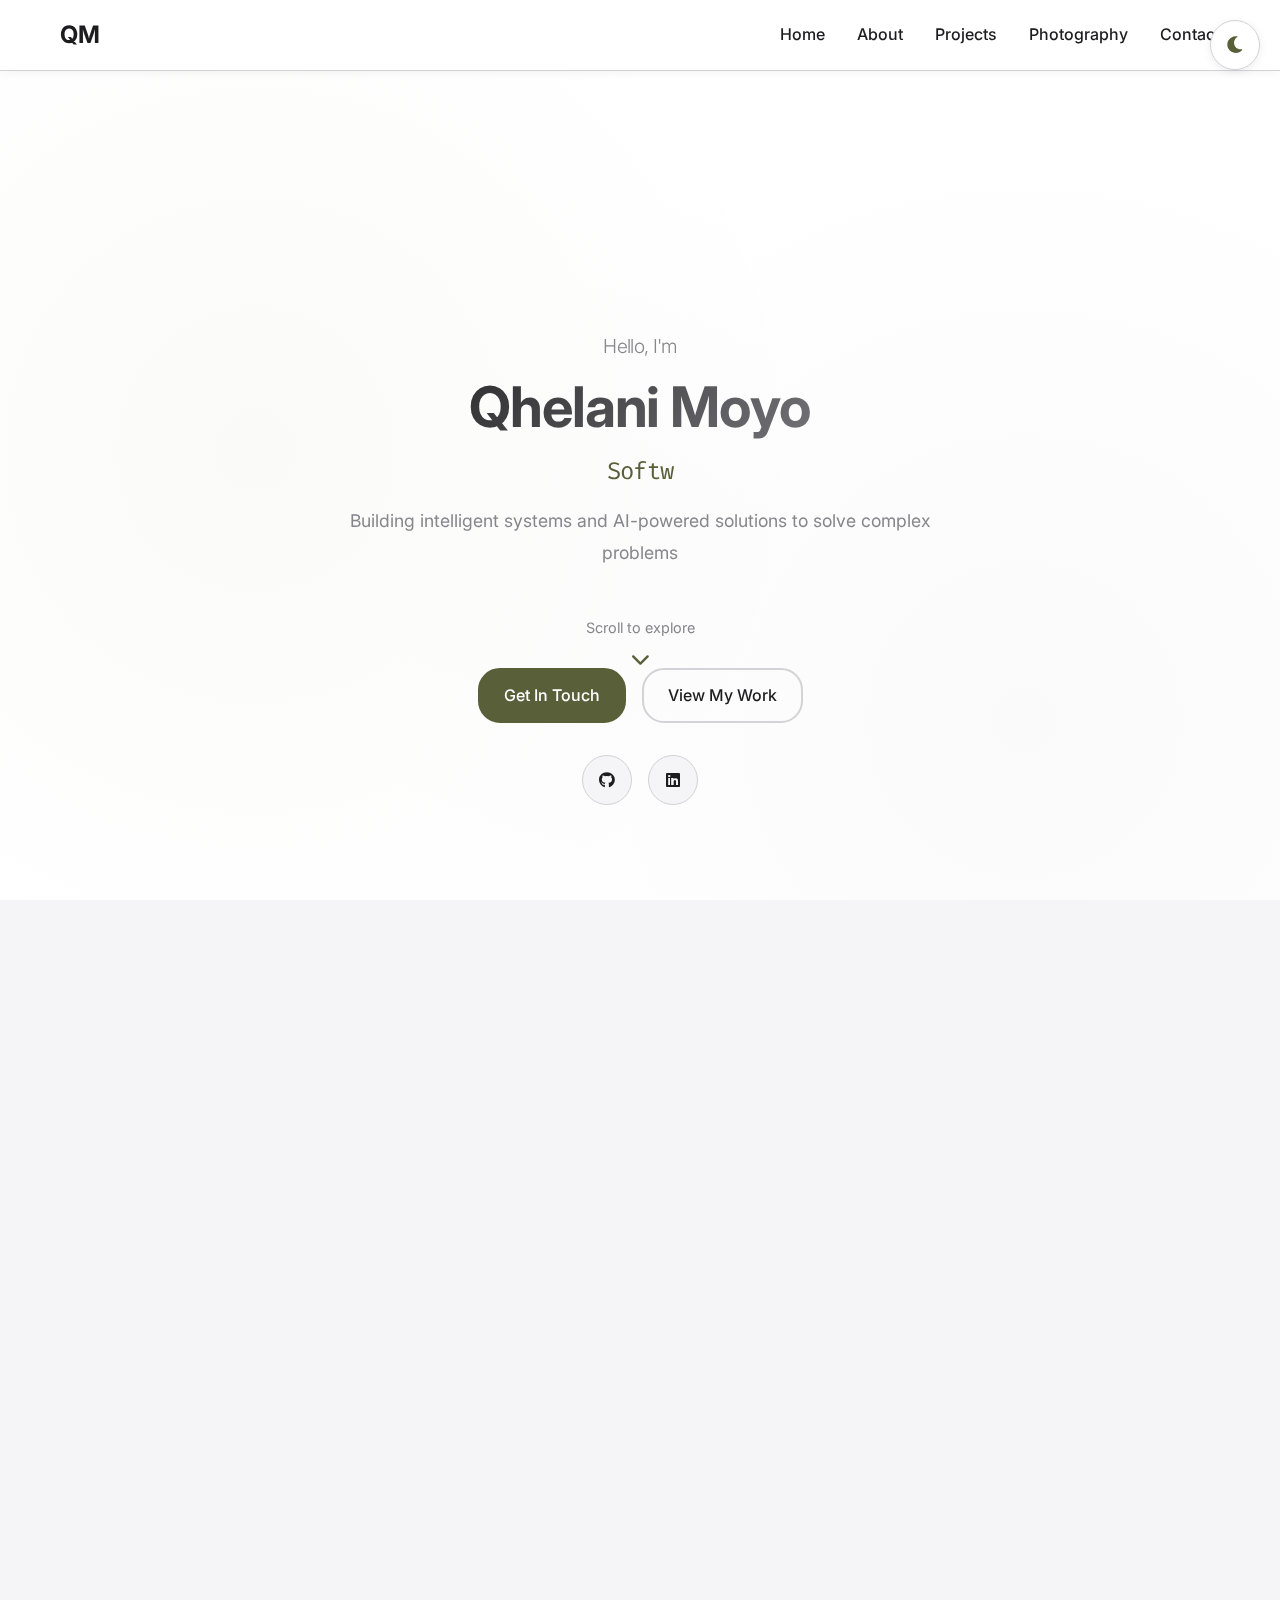
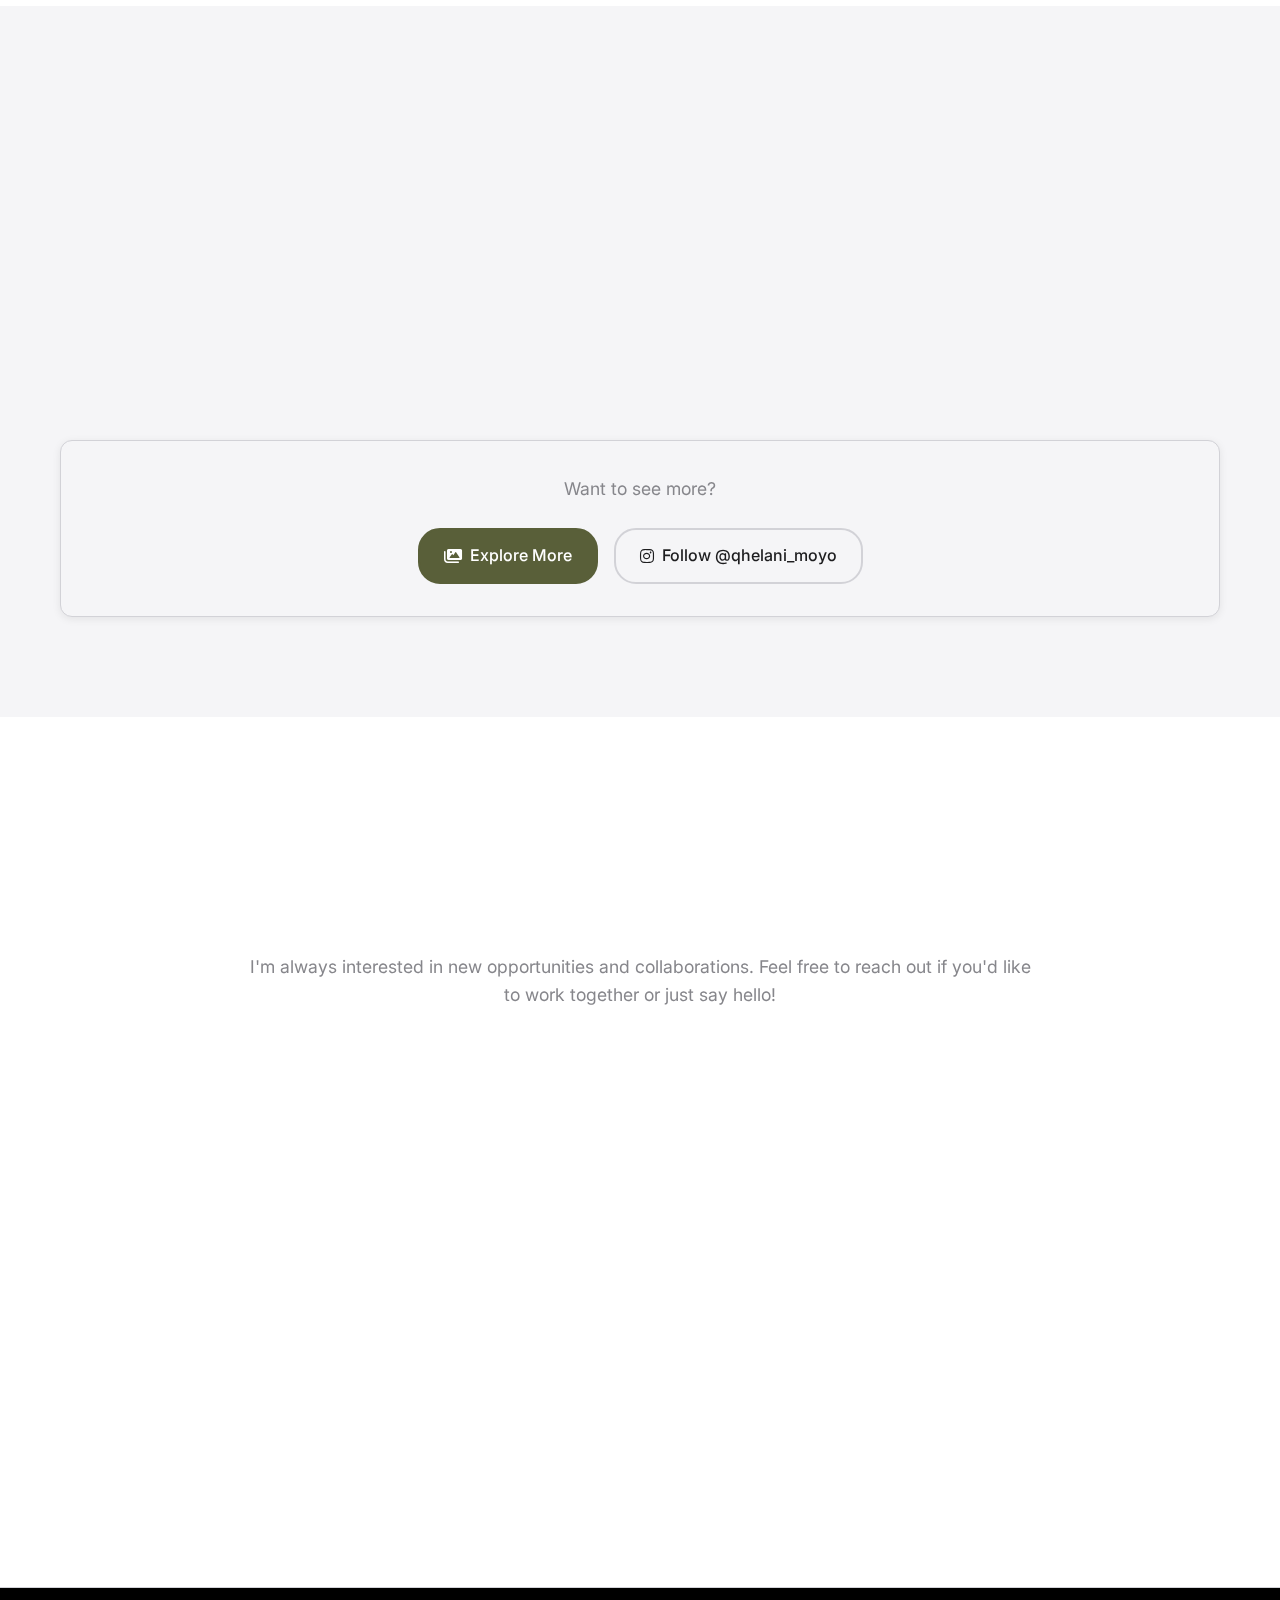
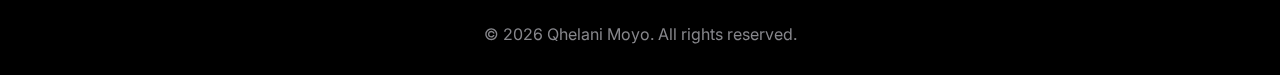
<file: index.html>
<!DOCTYPE html>
<html lang="en">
<head>
    <meta charset="UTF-8">
    <meta name="viewport" content="width=device-width, initial-scale=1.0">
    <title>Qhelani Moyo | Student Portfolio</title>
    <!-- Preload critical resources -->
    <link rel="preload" href="CSS.css" as="style">
    <link rel="preload" href="JS.js" as="script">
    <link rel="preload" href="IMG_9375.jpg" as="image">
    
    <!-- Load CSS immediately -->
    <link rel="stylesheet" href="CSS.css">
    
    <!-- Load fonts with display=swap for better performance -->
    <link rel="preconnect" href="https://fonts.googleapis.com">
    <link rel="preconnect" href="https://fonts.gstatic.com" crossorigin>
    <link href="https://fonts.googleapis.com/css2?family=Inter:wght@300;400;500;600;700&family=Fira+Code:wght@300;400;500;600;700&display=swap" rel="stylesheet">
    
    <!-- Load Font Awesome asynchronously -->
    <link rel="stylesheet" href="https://cdnjs.cloudflare.com/ajax/libs/font-awesome/6.0.0/css/all.min.css" media="print" onload="this.media='all'">
    <noscript><link rel="stylesheet" href="https://cdnjs.cloudflare.com/ajax/libs/font-awesome/6.0.0/css/all.min.css"></noscript>
</head>

<body>
    <!-- Loading Indicator -->
    <div id="loading-indicator" class="loading-indicator">
        <div class="loading-spinner"></div>
    </div>

    <!-- Scroll Progress Indicator -->
    <div class="scroll-progress" id="scroll-progress"></div>

        <!-- Scroll Progress Indicator -->
        <div class="scroll-progress" id="scroll-progress"></div>

        <!-- Dark Mode Toggle -->
        <button class="dark-mode-toggle" id="dark-mode-toggle" aria-label="Toggle dark mode">
            <i class="fas fa-moon" id="theme-icon"></i>
        </button>

    <!-- Navigation -->
    <nav class="navbar">
        <div class="nav-container">
            <div class="nav-logo">
                <a href="#home">QM</a>
            </div>
            <ul class="nav-menu">
                <li><a href="#home" class="nav-link">Home</a></li>
                <li><a href="#about" class="nav-link">About</a></li>
                <li><a href="#projects" class="nav-link">Projects</a></li>
                <li><a href="#photography" class="nav-link">Photography</a></li>
                <li><a href="#contact" class="nav-link">Contact</a></li>
            </ul>
            <div class="hamburger">
                <span class="bar"></span>
                <span class="bar"></span>
                <span class="bar"></span>
            </div>
        </div>
    </nav>

    <!-- Hero Section -->
    <section id="home" class="hero">
        <div class="hero-container">
            <div class="hero-content">
                <div class="hero-image">
                    <img src="IMG_9375.jpg" alt="Qhelani Moyo" class="profile-img">
                </div>
                <h1 class="hero-title">
                    <span class="greeting">Hello, I'm</span>
                    <span class="name">Qhelani Moyo</span>
                    <span class="title" id="typing-text">Software Engineer</span>
                </h1>
                <p class="hero-subtitle">Building intelligent systems and AI-powered solutions to solve complex problems</p>
                <div class="scroll-indicator">
                    <span>Scroll to explore</span>
                    <i class="fas fa-chevron-down"></i>
                </div>
                <div class="hero-buttons">
                    <a href="#contact" class="btn btn-primary">Get In Touch</a>
                    <a href="#projects" class="btn btn-secondary">View My Work</a>
                </div>
                <div class="social-links">
                    <a href="https://github.com/Qhelani01" target="_blank" class="social-link">
                        <i class="fab fa-github"></i>
                    </a>
                    <a href="https://linkedin.com/in/qhelani-moyo" target="_blank" class="social-link">
                        <i class="fab fa-linkedin"></i>
                    </a>
                </div>
            </div>
        </div>
    </section>

    <!-- About Section -->
    <section id="about" class="section">
        <div class="container">
            <h2 class="section-title">About Me</h2>
            <div class="about-content">
                <div class="about-text">
                    <div class="code-snippet">
                        <div class="code-header">
                            <span class="code-dot"></span>
                            <span class="code-dot"></span>
                            <span class="code-dot"></span>
                            <span class="code-title">about.js</span>
                        </div>
                        <div class="code-content">
                            <pre><code><span class="code-keyword">const</span> <span class="code-variable">aboutMe</span> = {
  <span class="code-property">name</span>: <span class="code-string">'Qhelani Moyo'</span>,
  <span class="code-property">role</span>: <span class="code-string">'Software Engineer & AI Research Assistant'</span>,
  <span class="code-property">education</span>: <span class="code-string">'Computer Science @ WVSU'</span>,
  <span class="code-property">focus</span>: <span class="code-string">'AI, Backend & Full-Stack Development'</span>
};</code></pre>
                        </div>
                    </div>
                    <p class="about-description">
                        Hi! I'm Qhelani, a Computer Science student at West Virginia State University with a focus on backend and full-stack development. I'm passionate about solving everyday problems with technology, and that interest has grown as I have started working more with AI.
                    </p>
                    <div class="about-details">
                        <div class="about-item">
                            <i class="fas fa-graduation-cap"></i>
                            <div>
                                <strong>Education</strong>
                                <p>Computer Science student at West Virginia State University</p>
                            </div>
                        </div>
                    </div>
                    <div class="skills">
                        <h3>Skills & Technologies</h3>
                        <div class="skills-categories">
                            <div class="skill-category">
                                <h4>Languages</h4>
                                <div class="skill-tags">
                                    <span class="skill-tag">Python</span>
                                    <span class="skill-tag">Java</span>
                                    <span class="skill-tag">C++</span>
                                    <span class="skill-tag">JavaScript</span>
                                    <span class="skill-tag">HTML</span>
                                    <span class="skill-tag">CSS</span>
                                    <span class="skill-tag">Swift</span>
                                    <span class="skill-tag">SQL</span>
                                </div>
                            </div>
                            <div class="skill-category">
                                <h4>Core Skills</h4>
                                <div class="skill-tags">
                                    <span class="skill-tag">AI Integration</span>
                                    <span class="skill-tag">Prompt Engineering</span>
                                    <span class="skill-tag">SQL Optimization</span>
                                    <span class="skill-tag">Model Benchmarking</span>
                                    <span class="skill-tag">Data Pipelines</span>
                                </div>
                            </div>
                        </div>
                    </div>
                </div>
            </div>
        </div>
    </section>

    <!-- Projects Section -->
    <section id="projects" class="section">
        <div class="container">
            <h2 class="section-title">My Projects</h2>
            <div class="projects-grid">
                <div class="project-card" data-project-url="https://campus-climb.vercel.app/">
                    <div class="project-image">
                        <div class="project-image-placeholder">
                            <i class="fas fa-laptop-code"></i>
                            <span>Campus Climb</span>
                        </div>
                    </div>
                    <div class="project-content">
                        <h3 class="project-title">Campus Climb</h3>
                        <div class="project-body">
                            <p class="project-hook">WVSU opportunities in one hub—Flask, Postgres, multi-source feeds.</p>
                            <div class="project-metrics" aria-label="Key metrics">
                                <span class="project-metric">300+ listings</span>
                                <span class="project-metric">75% satisfaction</span>
                                <span class="project-metric">60–80% fewer false positives</span>
                            </div>
                            <ul class="project-highlights">
                                <li>Multi-source listings stored in PostgreSQL.</li>
                                <li>Ollama + LLM filters Reddit noise before it hits the feed.</li>
                                <li>Flask API + HTML/CSS/JS UI.</li>
                            </ul>
                        </div>
                        <div class="project-tech">
                          <span class="tech-tag">Python</span>
                          <span class="tech-tag">Flask</span>
                          <span class="tech-tag">PostgreSQL</span>
                          <span class="tech-tag">SQL</span>
                            <span class="tech-tag">HTML</span>
                            <span class="tech-tag">CSS</span>
                            <span class="tech-tag">JavaScript</span>
                        </div>
                        <div class="project-links">
                            <a href="https://github.com/Qhelani01" target="_blank" class="project-link">
                                <i class="fab fa-github"></i> View Code
                            </a>
                        </div>
                    </div>
                </div>

                <div class="project-card" data-project-url="https://phish-guardian-nine.vercel.app/">
                    <div class="project-image">
                        <div class="project-image-placeholder">
                            <i class="fas fa-shield-alt"></i>
                            <span>Phish Guardian</span>
                        </div>
                    </div>
                    <div class="project-content">
                        <h3 class="project-title">Phish Guardian</h3>
                        <div class="project-body">
                            <p class="project-hook">Node.js + VirusTotal: scan URLs, keep history, REST API.</p>
                            <div class="project-metrics" aria-label="Key metrics">
                                <span class="project-metric">35% less duplication</span>
                                <span class="project-metric">REST</span>
                                <span class="project-metric">Real-time</span>
                            </div>
                            <ul class="project-highlights">
                                <li>Auth, scan, and history endpoints.</li>
                                <li>VirusTotal-backed threat results.</li>
                                <li>Leaner shared logic, easier to extend.</li>
                            </ul>
                        </div>
                        <div class="project-tech">
                            <span class="tech-tag">JavaScript</span>
                            <span class="tech-tag">Node.js</span>
                            <span class="tech-tag">REST APIs</span>
                            <span class="tech-tag">API Integration</span>
                            <span class="tech-tag">HTML</span>
                            <span class="tech-tag">CSS</span>
                        </div>
                        <div class="project-links">
                            <a href="https://github.com/Qhelani01" target="_blank" class="project-link">
                                <i class="fab fa-github"></i> View Code
                            </a>
                        </div>
                    </div>
                </div>

                <div class="project-card" data-project-url="https://flycatcher-web-app.onrender.com/">
                    <div class="project-image">
                        <div class="project-image-placeholder">
                            <i class="fas fa-code"></i>
                            <span>Flycatcher App</span>
                        </div>
                    </div>
                    <div class="project-content">
                        <h3 class="project-title">Flycatcher App</h3>
                        <div class="project-body">
                            <p class="project-hook">Live eBird observations on a map—Flask + Google Maps.</p>
                            <div class="project-metrics" aria-label="Key metrics">
                                <span class="project-metric">1,000+ obs</span>
                                <span class="project-metric">40% faster</span>
                                <span class="project-metric">eBird</span>
                            </div>
                            <ul class="project-highlights">
                                <li>eBird API + interactive map.</li>
                                <li>Demo caching for faster repeat loads.</li>
                                <li>Python + HTML/CSS/JS.</li>
                            </ul>
                        </div>
                        <div class="project-tech">
                            <span class="tech-tag">Python</span>
                            <span class="tech-tag">Flask</span>
                            <span class="tech-tag">Google Maps API</span>
                            <span class="tech-tag">API Integration</span>
                            <span class="tech-tag">HTML</span>
                            <span class="tech-tag">CSS</span>
                            <span class="tech-tag">JavaScript</span>
                        </div>
                        <div class="project-links">
                            <a href="https://github.com/Qhelani01" target="_blank" class="project-link">
                                <i class="fab fa-github"></i> View Code
                            </a>
                        </div>
                    </div>
                </div>
            </div>
        </div>
    </section>

    <!-- Photography Section -->
    <section id="photography" class="section">
        <div class="container">
            <h2 class="section-title">Through My Lens</h2>
            <p class="photography-intro">
                Capturing the beauty of nature, one moment at a time. Here are some of my favorite shots from my adventures in hiking and travel.
                Follow <a href="https://www.instagram.com/qhelani_moyo/" target="_blank" class="instagram-link-inline">@qhelani_moyo</a> on Instagram for daily updates.
            </p>

            <div class="photography-gallery" id="through-my-lens-gallery"></div>

            <div class="photography-cta">
                <p class="cta-text">Want to see more?</p>
                <div class="photography-cta-buttons">
                    <a href="photography.html" class="btn btn-primary">
                        <i class="fas fa-images"></i> Explore More
                    </a>
                    <a href="https://www.instagram.com/qhelani_moyo/" target="_blank" class="btn btn-secondary">
                        <i class="fab fa-instagram"></i> Follow @qhelani_moyo
                    </a>
                </div>
            </div>
        </div>
    </section>

    <!-- Contact Section -->
    <section id="contact" class="section">
        <div class="container">
            <h2 class="section-title">Let's Connect</h2>
            <div class="contact-content">
                <p class="contact-description">
                    I'm always interested in new opportunities and collaborations. 
                    Feel free to reach out if you'd like to work together or just say hello!
                </p>
                <div class="contact-cards">
                    <a href="https://github.com/Qhelani01" target="_blank" class="contact-card">
                        <div class="contact-icon">
                            <i class="fab fa-github"></i>
                        </div>
                        <h3>GitHub</h3>
                        <p>View my repositories and code projects</p>
                    </a>

                    <a href="https://linkedin.com/in/qhelani-moyo" target="_blank" class="contact-card">
                        <div class="contact-icon">
                            <i class="fab fa-linkedin"></i>
                        </div>
                        <h3>LinkedIn</h3>
                        <p>Connect with me professionally</p>
                    </a>

                    <a href="mailto:qhelanimoyoe@gmail.com" class="contact-card">
                        <div class="contact-icon">
                            <i class="fas fa-envelope"></i>
                        </div>
                        <h3>Email</h3>
                        <p>Get in touch via email</p>
                    </a>
                </div>
            </div>
        </div>
    </section>

    <!-- Footer -->
    <footer class="footer">
        <div class="container">
            <p>&copy; 2025 Qhelani Moyo. All rights reserved.</p>
        </div>
    </footer>

    <!-- Back to Top Button -->
    <button id="back-to-top" class="back-to-top" aria-label="Back to top">
        <i class="fas fa-arrow-up"></i>
    </button>

    <script src="JS.js" defer></script>
    
    <!-- Service Worker Registration -->
    <script>
        if ('serviceWorker' in navigator) {
            window.addEventListener('load', () => {
                navigator.serviceWorker.register('/sw.js')
                    .then(registration => {
                        console.log('SW registered: ', registration);
                    })
                    .catch(registrationError => {
                        console.log('SW registration failed: ', registrationError);
                    });
            });
        }
    </script>
</body>
</html>
</file>
<file: CSS.css>
/* ===== CSS VARIABLES ===== */
:root {
  /* Apple-style Light Theme Colors */
  --primary-color: #1D1D1F;
  --secondary-color: #86868B;
  --accent-color: #595f39;
  --accent-hover: #4a5030;
  --text-primary: #1D1D1F;
  --text-secondary: #86868B;
  --text-light: #6E6E73;
  --bg-primary: #FFFFFF;
  --bg-secondary: #F5F5F7;
  --bg-dark: #000000;
  --bg-card: #FFFFFF;
  --border-color: #D2D2D7;
  --border-hover: #86868B;
  
  /* Apple-style subtle shadows */
  --shadow-sm: 0 2px 8px rgba(0, 0, 0, 0.08);
  --shadow-md: 0 4px 16px rgba(0, 0, 0, 0.1);
  --shadow-lg: 0 8px 24px rgba(0, 0, 0, 0.12);
  --shadow-xl: 0 12px 32px rgba(0, 0, 0, 0.15);
  --shadow-glow: 0 0 20px rgba(89, 95, 57, 0.1);
  --shadow-glow-hover: 0 0 30px rgba(89, 95, 57, 0.15);
  
  /* Apple-style gradients */
  --gradient-primary: linear-gradient(135deg, #595f39 0%, #4a5030 100%);
  --gradient-secondary: linear-gradient(135deg, #F5F5F7 0%, #FFFFFF 100%);
  --gradient-text: linear-gradient(135deg, #1D1D1F 0%, #86868B 100%);
  
  /* Typography */
  --font-family: 'Inter', -apple-system, BlinkMacSystemFont, 'Segoe UI', Roboto, sans-serif;
  --font-mono: 'Fira Code', 'Courier New', monospace;
  
  /* Transitions */
  --transition: all 0.3s cubic-bezier(0.645, 0.045, 0.355, 1);
  --transition-fast: all 0.15s cubic-bezier(0.645, 0.045, 0.355, 1);
  --transition-slow: all 0.5s cubic-bezier(0.645, 0.045, 0.355, 1);
}

/* Dark Theme Variables */
[data-theme="dark"] {
  --primary-color: #FFFFFF;
  --secondary-color: #86868B;
  --accent-color: #595f39;
  --accent-hover: #6a7048;
  --text-primary: #FFFFFF;
  --text-secondary: #D1D5DB;
  --text-light: #9CA3AF;
  --bg-primary: #1D1D1F;
  --bg-secondary: #2D2D2F;
  --bg-dark: #000000;
  --bg-card: #2D2D2F;
  --border-color: #3D3D3F;
  --border-hover: #4D4D4F;
  
  --shadow-sm: 0 2px 8px rgba(0, 0, 0, 0.3);
  --shadow-md: 0 4px 16px rgba(0, 0, 0, 0.4);
  --shadow-lg: 0 8px 24px rgba(0, 0, 0, 0.5);
  --shadow-xl: 0 12px 32px rgba(0, 0, 0, 0.6);
  --shadow-glow: 0 0 20px rgba(89, 95, 57, 0.2);
  --shadow-glow-hover: 0 0 30px rgba(89, 95, 57, 0.3);
  
  --gradient-primary: linear-gradient(135deg, #595f39 0%, #6a7048 100%);
  --gradient-secondary: linear-gradient(135deg, #2D2D2F 0%, #1D1D1F 100%);
  --gradient-text: linear-gradient(135deg, #FFFFFF 0%, #D1D5DB 100%);
}

/* ===== GLOBAL RESET & BASE STYLES ===== */
* {
  margin: 0;
  padding: 0;
  box-sizing: border-box;
}

html {
  scroll-behavior: smooth;
}

body {
  font-family: var(--font-family);
  line-height: 1.7;
  color: var(--text-primary);
  background-color: var(--bg-primary);
  overflow-x: hidden;
  -webkit-font-smoothing: antialiased;
  -moz-osx-font-smoothing: grayscale;
  font-size: 16px;
}

h1, h2, h3, h4, h5, h6 {
  font-weight: 600;
  line-height: 1.2;
  letter-spacing: -0.02em;
  color: var(--text-primary);
}

p {
  line-height: 1.8;
  color: var(--text-secondary);
}

.container {
  max-width: 1200px;
  margin: 0 auto;
  padding: 0 20px;
}

/* ===== SCROLL PROGRESS ===== */
.scroll-progress {
  position: fixed;
  top: 0;
  left: 0;
  height: 3px;
  background: var(--gradient-primary);
  width: 0%;
  z-index: 1001;
  transition: width 0.1s ease;
  box-shadow: var(--shadow-glow);
}

/* ===== NAVIGATION ===== */
.navbar {
  position: fixed;
  top: 0;
  width: 100%;
  background: rgba(255, 255, 255, 0.8);
  backdrop-filter: saturate(180%) blur(20px);
  border-bottom: 1px solid var(--border-color);
  z-index: 1000;
  transition: var(--transition);
  box-shadow: 0 1px 10px rgba(0, 0, 0, 0.05);
}

.nav-container {
  max-width: 1200px;
  margin: 0 auto;
  padding: 0 20px;
  display: flex;
  justify-content: space-between;
  align-items: center;
  height: 70px;
}

.nav-logo a {
  font-size: 1.5rem;
  font-weight: 700;
  color: var(--primary-color);
  text-decoration: none;
}

.nav-menu {
  display: flex;
  list-style: none;
  gap: 2rem;
}

.nav-link {
  color: var(--text-primary);
  text-decoration: none;
  font-weight: 500;
  transition: var(--transition);
  position: relative;
}

.nav-link:hover {
  color: var(--accent-color);
}

.nav-link.active {
  color: var(--accent-color);
}

.nav-link.active::after {
  width: 100%;
}

.nav-link::after {
  content: '';
  position: absolute;
  bottom: -5px;
  left: 0;
  width: 0;
  height: 2px;
  background: var(--accent-color);
  transition: var(--transition);
}

.nav-link:hover::after {
  width: 100%;
}

.hamburger {
  display: none;
  flex-direction: column;
  cursor: pointer;
}

.bar {
  width: 25px;
  height: 3px;
  background: var(--text-primary);
  margin: 3px 0;
  transition: var(--transition);
  border-radius: 2px;
}

/* Dark Mode Toggle */
.dark-mode-toggle {
  position: fixed;
  top: 20px;
  right: 20px;
  z-index: 1001;
  background: var(--bg-card);
  border: 1px solid var(--border-color);
  border-radius: 50%;
  width: 50px;
  height: 50px;
  display: flex;
  align-items: center;
  justify-content: center;
  cursor: pointer;
  transition: var(--transition);
  box-shadow: var(--shadow-sm);
}

.dark-mode-toggle:hover {
  transform: scale(1.1);
  box-shadow: var(--shadow-md);
  border-color: var(--accent-color);
}

.dark-mode-toggle i {
  font-size: 1.2rem;
  color: var(--accent-color);
  transition: var(--transition);
}

@media (max-width: 768px) {
  .dark-mode-toggle {
    top: 15px;
    right: 15px;
    width: 45px;
    height: 45px;
  }
}

/* ===== HERO SECTION ===== */
.hero {
  min-height: 100vh;
  display: flex;
  align-items: center;
  justify-content: center;
  background: var(--bg-primary);
  position: relative;
  overflow: hidden;
}

.hero::before {
  content: '';
  position: absolute;
  top: 0;
  left: 0;
  right: 0;
  bottom: 0;
  background: 
    radial-gradient(circle at 20% 50%, rgba(89, 95, 57, 0.03) 0%, transparent 50%),
    radial-gradient(circle at 80% 80%, rgba(245, 245, 247, 0.5) 0%, transparent 50%);
  pointer-events: none;
  z-index: 1;
}

.hero-container {
  text-align: center;
  color: var(--text-primary);
  z-index: 2;
  position: relative;
  max-width: 900px;
  padding: 0 20px;
}

.hero-image {
  position: relative;
  margin-bottom: 2rem;
}

.profile-img {
  width: 200px;
  height: 200px;
  border-radius: 50%;
  object-fit: cover;
  border: 3px solid var(--accent-color);
  box-shadow: var(--shadow-glow);
  transition: var(--transition);
  position: relative;
}

.profile-img::before {
  content: '';
  position: absolute;
  inset: -3px;
  border-radius: 50%;
  padding: 3px;
  background: var(--gradient-primary);
  -webkit-mask: linear-gradient(#fff 0 0) content-box, linear-gradient(#fff 0 0);
  -webkit-mask-composite: xor;
  mask: linear-gradient(#fff 0 0) content-box, linear-gradient(#fff 0 0);
  mask-composite: exclude;
  opacity: 0;
  transition: var(--transition);
}

.profile-img:hover {
  transform: scale(1.05);
  box-shadow: var(--shadow-glow-hover);
  border-color: var(--secondary-color);
}

.hero-title {
  margin-bottom: 1rem;
  display: flex;
  flex-direction: column;
  gap: 0.5rem;
}

.greeting {
  font-size: 1.2rem;
  font-weight: 300;
  color: var(--text-secondary);
}

.name {
  font-size: 3.5rem;
  font-weight: 700;
  background: var(--gradient-text);
  -webkit-background-clip: text;
  -webkit-text-fill-color: transparent;
  background-clip: text;
  letter-spacing: -0.02em;
  margin: 0.5rem 0;
}

.title {
  font-size: 1.5rem;
  font-weight: 400;
  color: var(--accent-color);
  min-height: 2rem;
  font-family: var(--font-mono);
}

.title .cursor {
  display: inline-block;
  animation: blink 1s infinite;
  color: var(--accent-color);
}

@keyframes blink {
  0%, 50% { opacity: 1; }
  51%, 100% { opacity: 0; }
}

.hero-subtitle {
  font-size: 1.1rem;
  margin-bottom: 2rem;
  color: var(--text-secondary);
  max-width: 600px;
  margin-left: auto;
  margin-right: auto;
}

.hero-buttons {
  display: flex;
  gap: 1rem;
  justify-content: center;
  margin-bottom: 2rem;
  flex-wrap: wrap;
}

.btn {
  padding: 12px 24px;
  border-radius: 8px;
  text-decoration: none;
  font-weight: 500;
  transition: var(--transition);
  border: 2px solid transparent;
  display: inline-flex;
  align-items: center;
  gap: 0.5rem;
}

.btn-primary {
  background: var(--accent-color);
  color: #FFFFFF;
  border-color: var(--accent-color);
  border-radius: 22px;
}

.btn-primary:hover {
  background: var(--accent-hover);
  border-color: var(--accent-hover);
  transform: translateY(-1px);
  box-shadow: 0 4px 12px rgba(89, 95, 57, 0.3);
}

.btn-secondary {
  background: transparent;
  color: var(--text-primary);
  border-color: var(--border-color);
  border-radius: 22px;
}

.btn-secondary:hover {
  background: var(--bg-secondary);
  border-color: var(--text-primary);
  color: var(--text-primary);
  transform: translateY(-1px);
}

.social-links {
  display: flex;
  gap: 1rem;
  justify-content: center;
}

.social-link {
  width: 50px;
  height: 50px;
  border-radius: 50%;
  background: var(--bg-secondary);
  display: flex;
  align-items: center;
  justify-content: center;
  color: var(--text-primary);
  text-decoration: none;
  transition: var(--transition);
  border: 1px solid var(--border-color);
}

.social-link:hover {
  background: var(--accent-color);
  color: var(--bg-primary);
  transform: translateY(-3px);
  box-shadow: var(--shadow-glow);
  border-color: var(--accent-color);
}

/* Scroll Indicator */
.scroll-indicator {
  display: flex;
  flex-direction: column;
  align-items: center;
  gap: 0.5rem;
  margin-top: 3rem;
  color: var(--text-secondary);
  font-size: 0.9rem;
  animation: bounce 2s infinite;
}

.scroll-indicator i {
  font-size: 1.2rem;
  color: var(--accent-color);
}

@keyframes bounce {
  0%, 20%, 50%, 80%, 100% {
    transform: translateY(0);
  }
  40% {
    transform: translateY(-10px);
  }
  60% {
    transform: translateY(-5px);
  }
}

/* ===== SECTIONS ===== */
.section {
  padding: 100px 0;
  position: relative;
}

.section:nth-child(even) {
  background: var(--bg-secondary);
}

.section:nth-child(odd) {
  background: var(--bg-primary);
}

.section-title {
  font-size: 2.5rem;
  font-weight: 600;
  text-align: center;
  margin-bottom: 4rem;
  color: var(--text-primary);
  position: relative;
  letter-spacing: -0.02em;
  padding-bottom: 1.5rem;
}

.section-title::after {
  content: '';
  position: absolute;
  bottom: 0;
  left: 50%;
  transform: translateX(-50%);
  width: 60px;
  height: 2px;
  background: var(--gradient-primary);
  border-radius: 2px;
  box-shadow: var(--shadow-glow);
}

/* ===== ABOUT SECTION ===== */
.about-content {
  max-width: 800px;
  margin: 0 auto;
}

.about-description {
  font-size: 1.1rem;
  line-height: 1.8;
  color: var(--text-secondary);
  margin-bottom: 2rem;
  text-align: center;
}

@media (max-width: 768px) {
  .about-details {
    grid-template-columns: 1fr;
  }

  .skills-categories {
    grid-template-columns: 1fr;
  }

  .code-snippet {
    font-size: 0.85rem;
  }

  .code-content {
    padding: 1rem;
  }
}

/* Code Snippet Styling */
.code-snippet {
  background: var(--bg-card);
  border-radius: 12px;
  border: 1px solid var(--border-color);
  margin-bottom: 2rem;
  overflow: hidden;
  box-shadow: var(--shadow-sm);
}

.code-header {
  background: var(--bg-primary);
  padding: 0.75rem 1rem;
  display: flex;
  align-items: center;
  gap: 0.5rem;
  border-bottom: 1px solid var(--border-color);
}

.code-dot {
  width: 12px;
  height: 12px;
  border-radius: 50%;
  background: var(--text-secondary);
}

.code-dot:nth-child(1) {
  background: #ff5f56;
}

.code-dot:nth-child(2) {
  background: #ffbd2e;
}

.code-dot:nth-child(3) {
  background: #27c93f;
}

.code-title {
  margin-left: auto;
  font-family: var(--font-mono);
  font-size: 0.85rem;
  color: var(--text-secondary);
}

.code-content {
  padding: 1.5rem;
  overflow-x: auto;
}

.code-content pre {
  margin: 0;
  font-family: var(--font-mono);
  font-size: 0.9rem;
  line-height: 1.6;
  color: var(--text-primary);
}

.code-keyword {
  color: #595f39;
  font-weight: 600;
}

.code-variable {
  color: #1D1D1F;
}

.code-property {
  color: #86868B;
}

.code-string {
  color: #595f39;
}

.about-details {
  display: grid;
  grid-template-columns: repeat(auto-fit, minmax(250px, 1fr));
  gap: 2rem;
  margin-bottom: 3rem;
}

.about-item {
  display: flex;
  align-items: flex-start;
  gap: 1rem;
  padding: 1.5rem;
  background: var(--bg-card);
  border-radius: 12px;
  border: 1px solid var(--border-color);
  transition: var(--transition);
  box-shadow: var(--shadow-sm);
}

.about-item:hover {
  border-color: var(--accent-color);
  transform: translateY(-3px);
  box-shadow: var(--shadow-glow);
}

.about-item i {
  font-size: 1.5rem;
  color: var(--accent-color);
  margin-top: 0.25rem;
}

.about-item strong {
  display: block;
  color: var(--text-primary);
  margin-bottom: 0.5rem;
  font-size: 1rem;
}

.about-item p {
  color: var(--text-secondary);
  margin: 0;
  font-size: 0.9rem;
}

.skills h3 {
  font-size: 1.5rem;
  margin-bottom: 2rem;
  color: var(--text-primary);
  text-align: center;
}

.skills-categories {
  display: grid;
  grid-template-columns: repeat(auto-fit, minmax(250px, 1fr));
  gap: 2rem;
}

.skill-category {
  background: var(--bg-card);
  padding: 1.5rem;
  border-radius: 12px;
  border: 1px solid var(--border-color);
  box-shadow: var(--shadow-sm);
}

.skill-category h4 {
  font-size: 1.1rem;
  margin-bottom: 1rem;
  color: var(--accent-color);
  font-family: var(--font-mono);
  text-align: left;
}

.skill-tags {
  display: flex;
  flex-wrap: wrap;
  gap: 0.5rem;
}

.skill-tag {
  padding: 8px 16px;
  background: var(--bg-card);
  color: var(--text-primary);
  border-radius: 6px;
  font-size: 0.9rem;
  font-weight: 500;
  transition: var(--transition);
  border: 1px solid var(--border-color);
  font-family: var(--font-mono);
}

.skill-tag:hover {
  background: var(--accent-color);
  color: var(--bg-primary);
  transform: translateY(-2px);
  border-color: var(--accent-color);
  box-shadow: var(--shadow-glow);
}

/* ===== PHOTOGRAPHY SECTION (Felix Rome–inspired, location-based editorial) ===== */
.photography-section .container--photography {
  max-width: 960px;
}

.photography-hero {
  text-align: center;
  margin-bottom: 2rem;
}

.photography-hero-line {
  font-size: clamp(1.75rem, 4vw, 2.75rem);
  font-weight: 300;
  letter-spacing: -0.02em;
  line-height: 1.2;
  color: var(--text-primary);
  margin: 0;
}

.photography-hero-line em {
  font-style: italic;
  font-weight: 400;
}

.photography-intro {
  text-align: center;
  font-size: 1.05rem;
  color: var(--text-secondary);
  margin-bottom: 4rem;
  max-width: 560px;
  margin-left: auto;
  margin-right: auto;
  line-height: 1.7;
}

.photography-destination {
  margin-bottom: 4.5rem;
}

.photography-destination:last-of-type {
  margin-bottom: 3rem;
}

.photography-destination-name {
  font-size: clamp(2rem, 5vw, 3rem);
  font-weight: 600;
  letter-spacing: -0.03em;
  color: var(--text-primary);
  margin-bottom: 1.25rem;
  line-height: 1.1;
}

.photography-destination-story {
  font-size: 1.05rem;
  line-height: 1.75;
  color: var(--text-secondary);
  max-width: 72ch;
  margin-bottom: 2rem;
}

.photography-destination-grid {
  display: grid;
  grid-template-columns: repeat(auto-fill, minmax(280px, 1fr));
  gap: 1rem;
}

.photography-destination-grid img {
  width: 100%;
  height: auto;
  aspect-ratio: 4 / 3;
  object-fit: cover;
  display: block;
}

/* Photography page (Felix Rome–style full page) */
.page-photography .photography-page-main {
  padding-top: 80px;
  min-height: 100vh;
}

.page-photography .photography-section {
  padding-top: 2rem;
}

.photography-intro--page {
  margin-bottom: 4rem;
}

.photography-cta--page {
  padding-top: 2rem;
  padding-bottom: 2rem;
  text-align: center;
}

.photography-cta--page .btn {
  display: inline-flex;
  align-items: center;
  gap: 0.5rem;
}

/* Felix Rome–style: hero banner + location links + 4-per-row grid */
.photography-fullpage {
  max-width: 100%;
  padding: 0 0 3rem;
}

.photography-hero-banner {
  position: relative;
  width: 100%;
  height: 0;
  padding-bottom: 37.5%;
  overflow: hidden;
  background: var(--bg-secondary);
}

.photography-hero-img {
  position: absolute;
  top: 0;
  left: 0;
  width: 100%;
  height: 100%;
  object-fit: cover;
  display: block;
}

.photography-hero-location {
  position: absolute;
  bottom: 0;
  left: 0;
  right: 0;
  margin: 0;
  padding: 1.5rem 2rem 2rem;
  font-size: clamp(2rem, 6vw, 4rem);
  font-weight: 600;
  letter-spacing: 0.02em;
  color: #fff;
  text-shadow: 0 2px 12px rgba(0, 0, 0, 0.4);
  text-align: center;
}

.photography-location-links {
  display: flex;
  justify-content: center;
  gap: 2rem;
  flex-wrap: wrap;
  padding: 2rem 1.5rem;
}

.photography-location-link {
  font-size: 1rem;
  font-weight: 500;
  letter-spacing: 0.1em;
  color: var(--text-primary);
  text-decoration: underline;
  text-underline-offset: 4px;
  transition: color var(--transition-fast);
}

.photography-location-link:hover {
  color: var(--accent-color);
}

.photography-fullpage-content {
  max-width: 1400px;
  margin: 0 auto;
  padding: 0 1.5rem;
}

/* Only the active location’s grid is visible; others are hidden */
.photography-fullpage-content .photography-grid {
  display: none;
}

.photography-fullpage-content .photography-grid.photography-grid-visible {
  display: grid;
}

.photography-grid--4col {
  grid-template-columns: repeat(4, 1fr);
  gap: 0.5rem;
}

.photography-grid-item {
  position: relative;
  cursor: pointer;
  overflow: hidden;
}

.photography-grid-item img {
  width: 100%;
  height: auto;
  aspect-ratio: 1;
  object-fit: cover;
  display: block;
}

.photography-grid-zoom-icon {
  position: absolute;
  top: 50%;
  left: 50%;
  transform: translate(-50%, -50%);
  width: 48px;
  height: 48px;
  border-radius: 50%;
  background: rgba(0, 0, 0, 0.5);
  color: #fff;
  display: flex;
  align-items: center;
  justify-content: center;
  font-size: 1.25rem;
  opacity: 0;
  transition: opacity 0.2s ease;
  pointer-events: none;
}

.photography-grid-item:hover .photography-grid-zoom-icon {
  opacity: 1;
}

/* Lightbox: full photo view */
.photography-lightbox {
  position: fixed;
  inset: 0;
  z-index: 9999;
  background: rgba(0, 0, 0, 0.92);
  display: flex;
  align-items: center;
  justify-content: center;
  opacity: 0;
  visibility: hidden;
  transition: opacity 0.25s ease, visibility 0.25s ease;
}

.photography-lightbox.photography-lightbox-open {
  opacity: 1;
  visibility: visible;
}

.photography-lightbox-close {
  position: absolute;
  top: 1.5rem;
  right: 1.5rem;
  width: 44px;
  height: 44px;
  border: none;
  background: rgba(255, 255, 255, 0.15);
  color: #fff;
  border-radius: 50%;
  cursor: pointer;
  display: flex;
  align-items: center;
  justify-content: center;
  font-size: 1.25rem;
  z-index: 10;
  transition: background 0.2s ease;
}

.photography-lightbox-close:hover {
  background: rgba(255, 255, 255, 0.25);
}

.photography-lightbox-inner {
  display: flex;
  align-items: center;
  justify-content: center;
  width: 100%;
  max-width: 100%;
  height: 100%;
  padding: 4rem 5rem;
  gap: 0.5rem;
}

.photography-lightbox-arrow {
  flex-shrink: 0;
  width: 48px;
  height: 48px;
  border: none;
  background: rgba(255, 255, 255, 0.15);
  color: #fff;
  border-radius: 50%;
  cursor: pointer;
  display: flex;
  align-items: center;
  justify-content: center;
  font-size: 1.25rem;
  transition: background 0.2s ease;
}

.photography-lightbox-arrow:hover {
  background: rgba(255, 255, 255, 0.3);
}

.photography-lightbox-image-wrap {
  position: relative;
  flex: 1;
  display: flex;
  align-items: center;
  justify-content: center;
  max-width: 100%;
  max-height: 100%;
  min-width: 0;
}

.photography-lightbox-img {
  max-width: 100%;
  max-height: calc(100vh - 8rem);
  width: auto;
  height: auto;
  object-fit: contain;
  display: block;
}

.photography-lightbox-zone {
  position: absolute;
  top: 0;
  bottom: 0;
  width: 50%;
  cursor: pointer;
}

.photography-lightbox-zone-left {
  left: 0;
}

.photography-lightbox-zone-right {
  right: 0;
}

@media (max-width: 600px) {
  .photography-lightbox-inner {
    padding: 3.5rem 1rem 1rem;
  }
  .photography-lightbox-close {
    top: 1rem;
    right: 1rem;
    width: 40px;
    height: 40px;
  }
  .photography-lightbox-arrow {
    width: 40px;
    height: 40px;
    font-size: 1rem;
  }
}

@media (max-width: 900px) {
  .photography-grid--4col {
    grid-template-columns: repeat(2, 1fr);
  }
}

@media (max-width: 500px) {
  .photography-hero-banner {
    padding-bottom: 56.25%;
  }
  .photography-location-links {
    gap: 1.25rem;
  }
  .photography-grid--4col {
    grid-template-columns: 1fr;
  }
}

/* Legacy photo-card styles (kept for index Through My Lens gallery) */
.photography-gallery {
  display: grid;
  grid-template-columns: repeat(auto-fit, minmax(350px, 1fr));
  gap: 2rem;
  margin-bottom: 3rem;
}

.photo-card {
  position: relative;
  border-radius: 16px;
  overflow: hidden;
  box-shadow: var(--shadow-md);
  transition: var(--transition);
  background: var(--bg-card);
  border: 1px solid var(--border-color);
}

.photo-card:hover {
  transform: translateY(-8px);
  box-shadow: var(--shadow-xl), var(--shadow-glow);
  border-color: var(--accent-color);
}

.photo-container {
  position: relative;
  width: 100%;
  height: 300px;
  overflow: hidden;
}

.photo-img {
  width: 100%;
  height: 100%;
  object-fit: cover;
  transition: var(--transition);
  image-rendering: -webkit-optimize-contrast;
  image-rendering: crisp-edges;
}

/* Specific positioning for Golden Gate photo */
.photo-card:nth-child(2) .photo-img {
  object-position: center 20%;
}

/* Specific positioning for Zambezi River photo */
.photo-card:nth-child(3) .photo-img {
  object-position: center 80%;
}

/* Specific positioning for California Quail photo */
.photo-card:nth-child(4) .photo-img {
  object-position: center 95%;
}

/* Specific positioning for Elephant photo */
.photo-card:nth-child(5) .photo-img {
  object-position: center 70%;
}

/* Specific positioning for Safari photo */
.photo-card:nth-child(6) .photo-img {
  object-position: center center;
}

.photo-card:hover .photo-img {
  transform: scale(1.05);
}

.photo-overlay {
  position: absolute;
  top: 0;
  left: 0;
  right: 0;
  bottom: 0;
  background: linear-gradient(
    135deg,
    rgba(255, 255, 255, 0.92) 0%,
    rgba(245, 245, 247, 0.95) 50%,
    rgba(255, 255, 255, 0.92) 100%
  );
  backdrop-filter: blur(8px);
  opacity: 0;
  transition: var(--transition);
  display: flex;
  align-items: center;
  justify-content: center;
  padding: 2rem;
  border: 2px solid transparent;
}

.photo-card:hover .photo-overlay {
  border-color: var(--accent-color);
}

.photo-card:hover .photo-overlay {
  opacity: 1;
}

/* Dark mode photo overlay */
[data-theme="dark"] .photo-overlay {
  background: linear-gradient(
    135deg,
    rgba(45, 45, 47, 0.92) 0%,
    rgba(29, 29, 31, 0.95) 50%,
    rgba(45, 45, 47, 0.92) 100%
  );
}

.photo-info {
  text-align: center;
  color: var(--text-primary);
  transform: translateY(20px);
  transition: var(--transition);
}

.photo-card:hover .photo-info {
  transform: translateY(0);
}

.photo-title {
  font-size: 1.5rem;
  font-weight: 600;
  margin-bottom: 1rem;
  text-shadow: 0 2px 4px rgba(0, 0, 0, 0.3);
}

.photo-story {
  font-size: 0.95rem;
  line-height: 1.6;
  margin-bottom: 1.5rem;
  color: var(--text-secondary);
  max-height: 120px;
  overflow: hidden;
  display: -webkit-box;
  -webkit-line-clamp: 5;
  line-clamp: 5;
  -webkit-box-orient: vertical;
}

.photo-meta {
  display: flex;
  justify-content: center;
  gap: 1.5rem;
  flex-wrap: wrap;
}

.photo-location,
.photo-date {
  display: flex;
  align-items: center;
  gap: 0.5rem;
  font-size: 0.85rem;
  font-weight: 500;
  color: var(--text-secondary);
}

.photo-location i,
.photo-date i {
  font-size: 0.9rem;
}

.photography-cta {
  text-align: center;
  padding: 2rem;
  background: var(--bg-secondary);
  border-radius: 12px;
  border: 1px solid var(--border-color);
  box-shadow: var(--shadow-sm);
}

.cta-text {
  font-size: 1.1rem;
  color: var(--text-secondary);
  margin-bottom: 1.5rem;
}

.photography-cta-buttons {
  display: flex;
  gap: 1rem;
  justify-content: center;
  flex-wrap: wrap;
}

.photography-cta-buttons .btn {
  display: inline-flex;
  align-items: center;
  gap: 0.5rem;
}

.instagram-link-inline,
.blog-link-inline {
  color: var(--accent-color);
  text-decoration: none;
  font-weight: 500;
  transition: var(--transition);
}

.instagram-link-inline:hover,
.blog-link-inline:hover {
  text-decoration: underline;
}

/* ===== PROJECTS SECTION ===== */
.projects-grid {
  display: grid;
  grid-template-columns: repeat(auto-fit, minmax(350px, 1fr));
  gap: 2rem;
  margin-top: 3rem;
}

.project-card {
  border-radius: 12px;
  padding: 0;
  box-shadow: var(--shadow-md);
  transition: var(--transition);
  border: 1px solid var(--border-color);
  position: relative;
  overflow: hidden;
  display: flex;
  flex-direction: column;
  background: var(--bg-card);
  cursor: pointer;
  width: 100%;
  height: 100%;
}

.project-image {
  width: 100%;
  height: 200px;
  overflow: hidden;
  background: var(--bg-primary);
  position: relative;
}

.project-image-placeholder {
  width: 100%;
  height: 100%;
  display: flex;
  flex-direction: column;
  align-items: center;
  justify-content: center;
  gap: 1rem;
  color: var(--text-secondary);
  background: linear-gradient(135deg, var(--bg-primary) 0%, var(--bg-card) 100%);
  transition: var(--transition);
}

.project-image-placeholder i {
  font-size: 3rem;
  color: var(--accent-color);
  opacity: 0.5;
}

.project-image-placeholder span {
  font-family: var(--font-mono);
  font-size: 0.9rem;
  color: var(--text-secondary);
}

.project-card:hover .project-image-placeholder {
  transform: scale(1.05);
  background: linear-gradient(135deg, var(--bg-card) 0%, var(--bg-primary) 100%);
}

.project-card:hover .project-image-placeholder i {
  opacity: 1;
  transform: scale(1.1);
}

.project-content {
  padding: 2rem;
}

.project-card::before {
  content: '';
  position: absolute;
  top: 0;
  left: 0;
  width: 100%;
  height: 3px;
  background: var(--gradient-primary);
  transform: scaleX(0);
  transform-origin: left;
  transition: var(--transition);
}

.project-card:hover {
  transform: translateY(-8px);
  box-shadow: var(--shadow-xl), var(--shadow-glow);
  border-color: var(--accent-color);
}

.project-card:hover::before {
  transform: scaleX(1);
}

.project-title {
  font-size: 1.5rem;
  font-weight: 600;
  color: var(--text-primary);
  margin-bottom: 1rem;
}

.project-description {
  color: var(--text-secondary);
  line-height: 1.6;
  margin-bottom: 1.5rem;
}

.project-tech {
  display: flex;
  flex-wrap: wrap;
  gap: 0.5rem;
  margin-bottom: 1.5rem;
}

.tech-tag {
  padding: 4px 12px;
  background: var(--bg-secondary);
  color: var(--text-secondary);
  border-radius: 6px;
  font-size: 0.8rem;
  font-weight: 500;
  border: 1px solid var(--border-color);
  font-family: var(--font-mono);
  transition: var(--transition);
}

.tech-tag:hover {
  color: var(--accent-color);
  border-color: var(--accent-color);
  transform: translateY(-2px);
}

.project-links {
  display: flex;
  gap: 1rem;
  flex-wrap: wrap;
}

.project-link {
  display: inline-flex;
  align-items: center;
  gap: 0.5rem;
  color: var(--accent-color);
  text-decoration: none;
  font-weight: 500;
  transition: var(--transition);
}

.project-link:hover {
  color: var(--accent-hover);
  transform: translateX(5px);
}

/* ===== CONTACT SECTION ===== */
.contact-content {
  max-width: 800px;
  margin: 0 auto;
}

.contact-description {
  text-align: center;
  font-size: 1.1rem;
  color: var(--text-secondary);
  margin-bottom: 3rem;
  line-height: 1.6;
}

.contact-cards {
  display: grid;
  grid-template-columns: repeat(auto-fit, minmax(250px, 1fr));
  gap: 2rem;
}

.contact-card {
  background: var(--bg-card);
  padding: 2rem;
  border-radius: 12px;
  text-align: center;
  text-decoration: none;
  box-shadow: var(--shadow-sm);
  color: inherit;
  box-shadow: var(--shadow-md);
  transition: var(--transition);
  border: 1px solid var(--border-color);
  position: relative;
  overflow: hidden;
}

.contact-card::before {
  content: '';
  position: absolute;
  top: 0;
  left: 0;
  width: 100%;
  height: 3px;
  background: var(--gradient-primary);
  transform: scaleX(0);
  transform-origin: left;
  transition: var(--transition);
}

.contact-card:hover {
  transform: translateY(-8px);
  box-shadow: var(--shadow-xl), var(--shadow-glow);
  border-color: var(--accent-color);
}

.contact-card:hover::before {
  transform: scaleX(1);
}

.contact-icon {
  width: 60px;
  height: 60px;
  background: var(--bg-primary);
  border-radius: 50%;
  display: flex;
  align-items: center;
  justify-content: center;
  margin: 0 auto 1rem;
  font-size: 1.5rem;
  color: var(--accent-color);
  border: 2px solid var(--border-color);
  transition: var(--transition);
}

.contact-card:hover .contact-icon {
  background: var(--accent-color);
  color: var(--bg-primary);
  border-color: var(--accent-color);
  transform: scale(1.1) rotate(5deg);
  box-shadow: var(--shadow-glow);
}

.contact-card h3 {
  font-size: 1.3rem;
  margin-bottom: 0.5rem;
  color: var(--text-primary);
}

.contact-card p {
  color: var(--text-secondary);
  line-height: 1.5;
}

/* ===== FOOTER ===== */
.footer {
  background: var(--bg-dark);
  color: var(--text-secondary);
  text-align: center;
  padding: 2rem 0;
  border-top: 1px solid var(--border-color);
}

/* ===== BACK TO TOP BUTTON ===== */
.back-to-top {
  position: fixed;
  bottom: 30px;
  right: 30px;
  width: 50px;
  height: 50px;
  background: var(--bg-card);
  color: var(--accent-color);
  border: 2px solid var(--accent-color);
  border-radius: 50%;
  cursor: pointer;
  display: none;
  align-items: center;
  justify-content: center;
  font-size: 1.2rem;
  box-shadow: var(--shadow-md);
  transition: var(--transition);
  z-index: 1000;
}

.back-to-top:hover {
  background: var(--accent-color);
  color: var(--bg-primary);
  transform: translateY(-5px);
  box-shadow: var(--shadow-glow);
}

/* ===== RESPONSIVE DESIGN ===== */
/* Accessibility improvements */
*:focus-visible {
  outline: 2px solid var(--accent-color);
  outline-offset: 2px;
  border-radius: 4px;
}

/* Smooth transitions for all interactive elements */
a, button {
  transition: var(--transition);
}

/* Performance optimizations */
.project-card,
.photo-card,
.contact-card {
  will-change: transform;
}

@media (max-width: 768px) {
  .nav-menu {
    position: fixed;
    left: -100%;
    top: 70px;
    flex-direction: column;
    background-color: var(--bg-card);
    width: 100%;
    text-align: center;
    transition: 0.3s;
    box-shadow: var(--shadow-md);
    padding: 2rem 0;
    border-top: 1px solid var(--border-color);
  }

  .nav-menu.active {
    left: 0;
  }

  .hamburger {
    display: flex;
  }

  .hamburger.active .bar:nth-child(2) {
    opacity: 0;
  }

  .hamburger.active .bar:nth-child(1) {
    transform: translateY(8px) rotate(45deg);
  }

  .hamburger.active .bar:nth-child(3) {
    transform: translateY(-8px) rotate(-45deg);
  }

  .name {
    font-size: 2.5rem;
  }

  .hero-buttons {
    flex-direction: column;
    align-items: center;
  }

  .btn {
    width: 200px;
    justify-content: center;
  }

  .projects-grid {
    grid-template-columns: 1fr;
  }

  .contact-cards {
    grid-template-columns: 1fr;
  }

  .photography-gallery {
    grid-template-columns: 1fr;
  }

  .photography-destination-grid {
    grid-template-columns: 1fr;
    gap: 0.75rem;
  }

  .photography-destination {
    margin-bottom: 3rem;
  }

  .photo-container {
    height: 250px;
  }

  .photo-overlay {
    padding: 1.5rem;
  }

  .photo-title {
    font-size: 1.3rem;
  }

  .photo-story {
    font-size: 0.9rem;
    max-height: 100px;
    -webkit-line-clamp: 4;
    line-clamp: 4;
  }

  .photo-meta {
    gap: 1rem;
  }

  .section-title {
    font-size: 2rem;
  }

  .section {
    padding: 60px 0;
  }
}

@media (max-width: 600px) {
  .hero {
    padding-top: 90px;
  }
  .profile-img {
    width: 110px;
    height: 110px;
    margin-top: 16px;
  }
}

@media (max-width: 480px) {
  .container {
    padding: 0 15px;
  }

  .name {
    font-size: 2rem;
  }

  .profile-img {
    width: 150px;
    height: 150px;
  }

  .hero-buttons {
    gap: 1rem;
  }

  .btn {
    width: 180px;
    padding: 10px 20px;
  }
}

/*Safari’s handling of position: fixed and viewport units (vh) can differ from Chrome. Add extra top padding to the .hero section specifically for Safari/iOS */
@media not all and (min-resolution:.001dpcm) { @supports (-webkit-touch-callout: none) {
  .hero {
    padding-top: 110px !important;
  }
}}

/* ===== LOADING INDICATOR ===== */
.loading-indicator {
  position: fixed;
  top: 0;
  left: 0;
  width: 100%;
  height: 100%;
  background: var(--bg-primary);
  display: flex;
  align-items: center;
  justify-content: center;
  z-index: 9999;
  transition: opacity 0.5s ease;
}

.loading-indicator.hidden {
  opacity: 0;
  pointer-events: none;
}

.loading-spinner {
  width: 50px;
  height: 50px;
  border: 3px solid var(--border-color);
  border-top: 3px solid var(--accent-color);
  border-radius: 50%;
  animation: spin 1s linear infinite;
  box-shadow: var(--shadow-glow);
}

@keyframes spin {
  0% { transform: rotate(0deg); }
  100% { transform: rotate(360deg); }
}

/* ===== SCROLL ANIMATIONS ===== */
.reveal {
  opacity: 0;
  transform: translateY(30px);
  transition: all 0.8s cubic-bezier(0.645, 0.045, 0.355, 1);
}

.reveal.active {
  opacity: 1;
  transform: translateY(0);
}

/* Staggered animations */
.reveal:nth-child(1) { transition-delay: 0.1s; }
.reveal:nth-child(2) { transition-delay: 0.2s; }
.reveal:nth-child(3) { transition-delay: 0.3s; }
.reveal:nth-child(4) { transition-delay: 0.4s; }
.reveal:nth-child(5) { transition-delay: 0.5s; }
.reveal:nth-child(6) { transition-delay: 0.6s; }

/* Smooth fade in for images */
img {
  opacity: 0;
  animation: fadeIn 0.6s ease forwards;
}

@keyframes fadeIn {
  to {
    opacity: 1;
  }
}

/* Hover glow effects */
.project-link,
.contact-card,
.social-link {
  position: relative;
}

.project-link::after,
.contact-card::after {
  content: '';
  position: absolute;
  inset: 0;
  border-radius: inherit;
  padding: 2px;
  background: var(--gradient-primary);
  -webkit-mask: linear-gradient(#fff 0 0) content-box, linear-gradient(#fff 0 0);
  -webkit-mask-composite: xor;
  mask: linear-gradient(#fff 0 0) content-box, linear-gradient(#fff 0 0);
  mask-composite: exclude;
  opacity: 0;
  transition: var(--transition);
}

.project-link:hover::after,
.contact-card:hover::after {
  opacity: 1;
}

/* ===== BLOG SYSTEM STYLES ===== */

/* Blog Post Hero Section */
.blog-post-hero {
  position: relative;
  width: 100%;
  height: 60vh;
  min-height: 420px;
  overflow: hidden;
}

.blog-post-hero-image {
  width: 100%;
  height: 100%;
  position: relative;
}

.blog-hero-img {
  width: 100%;
  height: 100%;
  object-fit: cover;
  object-position: center;
}

.blog-post-hero-overlay {
  position: absolute;
  top: 0;
  left: 0;
  right: 0;
  bottom: 0;
  background: linear-gradient(to bottom, rgba(0, 0, 0, 0.3) 0%, rgba(0, 0, 0, 0.6) 100%);
  display: flex;
  align-items: flex-end;
  padding: 4rem 2rem 3rem;
}

.blog-post-hero-content {
  max-width: 1200px;
  width: 100%;
  margin: 0 auto;
}

.blog-back-link {
  display: inline-flex;
  align-items: center;
  gap: 0.5rem;
  color: var(--text-primary);
  text-decoration: none;
  margin-bottom: 1.5rem;
  font-size: 0.95rem;
  opacity: 0.9;
  transition: var(--transition);
}

.blog-back-link:hover {
  opacity: 1;
  transform: translateX(-5px);
}

.blog-post-hero-title {
  font-size: 3.5rem;
  font-weight: 700;
  color: var(--text-primary);
  line-height: 1.2;
  margin: 0;
  text-shadow: 0 2px 10px rgba(0, 0, 0, 0.5);
}

/* Blog Post Article Container */
.blog-post-article {
  background: var(--bg-primary);
  padding: 4rem 0;
}

.blog-post-container {
  max-width: 1200px;
  margin: 0 auto;
  padding: 0 2rem;
}

/* Blog Post Header */
.blog-post-header {
  max-width: 800px;
  margin: 0 auto 3rem;
  padding-bottom: 2rem;
  border-bottom: 1px solid var(--border-color);
}

.blog-post-meta {
  display: flex;
  flex-wrap: wrap;
  gap: 1.5rem;
  margin-bottom: 1rem;
  font-size: 0.95rem;
  color: var(--text-secondary);
}

.blog-meta-item {
  display: flex;
  align-items: center;
  gap: 0.5rem;
}

.blog-meta-item i {
  color: var(--accent-color);
}

.blog-post-categories {
  display: flex;
  flex-wrap: wrap;
  gap: 0.75rem;
}

.blog-category-tag {
  display: inline-block;
  padding: 0.4rem 1rem;
  background: var(--bg-secondary);
  color: var(--text-secondary);
  border-radius: 20px;
  font-size: 0.85rem;
  font-weight: 500;
  border: 1px solid var(--border-color);
  transition: var(--transition);
}

.blog-category-tag:hover {
  background: var(--accent-color);
  color: var(--bg-primary);
  border-color: var(--accent-color);
}

/* Blog Post Content Area */
.blog-post-content {
  display: grid;
  /* Narrow share column on the left, wide content on the right */
  grid-template-columns: 60px minmax(0, 1fr);
  gap: 3rem;
  max-width: 1200px;
  margin: 0 auto;
}

.blog-social-share {
  position: sticky;
  top: 100px;
  height: fit-content;
  display: flex;
  flex-direction: column;
  align-items: center;
  gap: 1rem;
  padding-top: 1rem;
}

.share-label {
  font-size: 0.85rem;
  color: var(--text-secondary);
  writing-mode: vertical-rl;
  text-orientation: mixed;
  margin-bottom: 0.5rem;
}

.share-btn {
  width: 40px;
  height: 40px;
  border-radius: 50%;
  border: 1px solid var(--border-color);
  background: var(--bg-card);
  color: var(--text-secondary);
  display: flex;
  align-items: center;
  justify-content: center;
  cursor: pointer;
  transition: var(--transition);
  font-size: 1rem;
}

.share-btn:hover {
  background: var(--accent-color);
  color: var(--bg-primary);
  border-color: var(--accent-color);
  transform: scale(1.1);
}

/* Blog Post Body - Story-Focused Typography */
.blog-post-body {
  max-width: 900px;
  margin: 0 auto;
}

.blog-intro {
  font-size: 1.25rem;
  line-height: 1.8;
  color: var(--text-primary);
  font-weight: 400;
  margin-bottom: 3rem;
  padding-bottom: 2rem;
  border-bottom: 1px solid var(--border-color);
  text-align: left;
}

.blog-post-body h2 {
  font-size: 2rem;
  font-weight: 600;
  color: var(--text-primary);
  margin-top: 3rem;
  margin-bottom: 1.5rem;
  line-height: 1.3;
  text-align: left;
}

.blog-post-body h3 {
  font-size: 1.5rem;
  font-weight: 600;
  color: var(--text-primary);
  margin-top: 2.5rem;
  margin-bottom: 1rem;
  line-height: 1.4;
  text-align: left;
}

.blog-post-body p {
  font-size: 1.1rem;
  line-height: 1.8;
  color: var(--text-primary);
  margin-bottom: 1.5rem;
  max-width: 100%;
  text-align: left;
}

.blog-post-body ul,
.blog-post-body ol {
  margin: 1.5rem 0;
  padding-left: 2rem;
  color: var(--text-primary);
  line-height: 1.8;
  text-align: left;
}

.blog-post-body li {
  margin-bottom: 0.75rem;
  font-size: 1.1rem;
}

.blog-quote {
  margin: 2.5rem auto;
  padding: 2rem;
  border-left: 4px solid var(--accent-color);
  background: var(--bg-secondary);
  border-radius: 8px;
  font-style: italic;
  font-size: 1.2rem;
  line-height: 1.7;
  color: var(--text-primary);
  max-width: 900px;
  text-align: left;
}

/* Blog Images - Inline Styles */
.blog-image-full {
  margin: 4rem auto;
  width: 100%;
  max-width: 1100px;
}

.blog-image-full img {
  width: 100%;
  height: auto;
  border-radius: 12px;
  box-shadow: var(--shadow-md);
  display: block;
}

.blog-image-full figcaption {
  margin-top: 1rem;
  font-size: 0.9rem;
  color: var(--text-secondary);
  font-style: italic;
  text-align: center;
  line-height: 1.6;
}

.blog-image-half {
  margin: 2.5rem 0;
  width: 48%;
  display: inline-block;
  vertical-align: top;
}

.blog-image-half:nth-child(odd) {
  margin-right: 4%;
}

.blog-image-half img {
  width: 100%;
  height: auto;
  border-radius: 12px;
  box-shadow: var(--shadow-md);
  display: block;
}

.blog-image-half figcaption {
  margin-top: 0.75rem;
  font-size: 0.85rem;
  color: var(--text-secondary);
  font-style: italic;
  line-height: 1.5;
}

.blog-image-inline {
  margin: 2rem 1rem;
  width: 300px;
  float: right;
  clear: right;
}

.blog-image-inline img {
  width: 100%;
  height: auto;
  border-radius: 8px;
  box-shadow: var(--shadow-sm);
  display: block;
}

.blog-image-inline figcaption {
  margin-top: 0.5rem;
  font-size: 0.8rem;
  color: var(--text-secondary);
  font-style: italic;
  line-height: 1.4;
}

/* Photo Gallery */
.blog-photo-gallery {
  margin: 4rem 0;
  clear: both;
}

.blog-photo-gallery h3 {
  font-size: 1.75rem;
  margin-bottom: 2rem;
  color: var(--text-primary);
}

.gallery-grid {
  display: grid;
  grid-template-columns: repeat(auto-fit, minmax(300px, 1fr));
  gap: 1.5rem;
  margin-top: 2rem;
}

.gallery-item {
  position: relative;
  overflow: hidden;
  border-radius: 12px;
  aspect-ratio: 4 / 3;
  cursor: pointer;
  box-shadow: var(--shadow-sm);
  transition: var(--transition);
}

.gallery-item:hover {
  transform: translateY(-5px);
  box-shadow: var(--shadow-md);
}

.gallery-img {
  width: 100%;
  height: 100%;
  object-fit: cover;
  transition: var(--transition);
}

.gallery-item:hover .gallery-img {
  transform: scale(1.05);
}

/* Lightbox Modal */
.lightbox-modal {
  display: none;
  position: fixed;
  top: 0;
  left: 0;
  width: 100%;
  height: 100%;
  background: rgba(0, 0, 0, 0.95);
  z-index: 10000;
  align-items: center;
  justify-content: center;
  padding: 2rem;
}

.lightbox-modal.active {
  display: flex;
}

.lightbox-content {
  position: relative;
  max-width: 90vw;
  max-height: 90vh;
}

.lightbox-img {
  max-width: 100%;
  max-height: 90vh;
  object-fit: contain;
  border-radius: 8px;
}

.lightbox-close {
  position: absolute;
  top: -50px;
  right: 0;
  background: transparent;
  border: none;
  color: var(--text-primary);
  font-size: 2rem;
  cursor: pointer;
  width: 40px;
  height: 40px;
  display: flex;
  align-items: center;
  justify-content: center;
  border-radius: 50%;
  transition: var(--transition);
}

.lightbox-close:hover {
  background: rgba(255, 255, 255, 0.1);
}

.lightbox-nav {
  position: absolute;
  top: 50%;
  transform: translateY(-50%);
  background: rgba(255, 255, 255, 0.1);
  border: none;
  color: var(--text-primary);
  font-size: 1.5rem;
  cursor: pointer;
  width: 50px;
  height: 50px;
  display: flex;
  align-items: center;
  justify-content: center;
  border-radius: 50%;
  transition: var(--transition);
}

.lightbox-nav:hover {
  background: rgba(255, 255, 255, 0.2);
}

.lightbox-prev {
  left: 20px;
}

.lightbox-next {
  right: 20px;
}

/* Instagram Section */
.blog-instagram-section {
  margin: 4rem 0;
  padding: 2rem;
  background: var(--bg-secondary);
  border-radius: 12px;
  border: 1px solid var(--border-color);
}

.instagram-cta {
  display: flex;
  align-items: center;
  gap: 1.5rem;
  max-width: 600px;
  margin: 0 auto;
}

.instagram-cta i {
  font-size: 3rem;
  color: var(--accent-color);
}

.instagram-cta h3 {
  font-size: 1.5rem;
  margin-bottom: 0.5rem;
  color: var(--text-primary);
}

.instagram-cta p {
  color: var(--text-secondary);
  margin: 0;
  line-height: 1.6;
}

.instagram-cta a {
  color: var(--accent-color);
  text-decoration: none;
  font-weight: 500;
}

.instagram-cta a:hover {
  text-decoration: underline;
}

.btn-instagram-link {
  display: inline-block;
  margin-top: 1rem;
  padding: 0.75rem 1.5rem;
  background: var(--accent-color);
  color: var(--bg-primary);
  text-decoration: none;
  border-radius: 22px;
  font-weight: 500;
  transition: var(--transition);
}

.btn-instagram-link:hover {
  background: var(--accent-hover);
  transform: translateY(-2px);
  box-shadow: 0 4px 12px rgba(89, 95, 57, 0.3);
}

/* Related Posts */
.blog-related-posts {
  background: var(--bg-secondary);
  padding: 4rem 0;
  margin-top: 4rem;
}

.related-posts-title {
  font-size: 2.5rem;
  text-align: center;
  margin-bottom: 3rem;
  color: var(--text-primary);
}

.related-posts-grid {
  display: grid;
  grid-template-columns: repeat(auto-fit, minmax(300px, 1fr));
  gap: 2rem;
  max-width: 1200px;
  margin: 0 auto;
}

.related-post-card {
  background: var(--bg-card);
  border-radius: 12px;
  overflow: hidden;
  box-shadow: var(--shadow-sm);
  border: 1px solid var(--border-color);
  transition: var(--transition);
  text-decoration: none;
  display: block;
  color: inherit;
}

.related-post-card:hover {
  transform: translateY(-8px);
  box-shadow: var(--shadow-md);
  border-color: var(--accent-color);
}

.related-post-image {
  width: 100%;
  height: 200px;
  object-fit: cover;
}

.related-post-content {
  padding: 1.5rem;
}

.related-post-title {
  font-size: 1.25rem;
  font-weight: 600;
  color: var(--text-primary);
  margin-bottom: 0.75rem;
  line-height: 1.3;
}

.related-post-excerpt {
  font-size: 0.95rem;
  color: var(--text-secondary);
  line-height: 1.6;
  margin-bottom: 1rem;
}

.related-post-meta {
  display: flex;
  gap: 1rem;
  font-size: 0.85rem;
  color: var(--text-light);
}

/* Blog Post Navigation */
.blog-post-navigation {
  background: var(--bg-primary);
  padding: 3rem 0;
  border-top: 1px solid var(--border-color);
}

.post-nav-link {
  display: flex;
  align-items: center;
  gap: 1.5rem;
  padding: 2rem;
  background: var(--bg-card);
  border-radius: 12px;
  text-decoration: none;
  color: inherit;
  border: 1px solid var(--border-color);
  transition: var(--transition);
  margin-bottom: 1rem;
}

.post-nav-link:hover {
  border-color: var(--accent-color);
  transform: translateX(5px);
  box-shadow: var(--shadow-sm);
}

.post-nav-link.post-nav-prev:hover {
  transform: translateX(-5px);
}

.post-nav-link i {
  font-size: 1.5rem;
  color: var(--accent-color);
}

.nav-label {
  display: block;
  font-size: 0.85rem;
  color: var(--text-secondary);
  margin-bottom: 0.25rem;
}

.nav-title {
  display: block;
  font-size: 1.1rem;
  font-weight: 600;
  color: var(--text-primary);
}

.post-nav-link.post-nav-next {
  flex-direction: row-reverse;
  text-align: right;
}

/* Responsive Design for Blog */
@media (max-width: 968px) {
  .blog-post-content {
    grid-template-columns: 1fr;
    gap: 2rem;
  }

  .blog-social-share {
    position: static;
    flex-direction: row;
    justify-content: center;
    padding: 1.5rem 0;
    border-top: 1px solid var(--border-color);
    border-bottom: 1px solid var(--border-color);
  }

  .share-label {
    writing-mode: horizontal-tb;
    margin-bottom: 0;
    margin-right: 1rem;
  }

  .blog-image-half {
    width: 100%;
    margin-right: 0 !important;
    margin-bottom: 2rem;
  }

  .blog-image-inline {
    float: none;
    width: 100%;
    margin: 2rem 0;
  }
}

@media (max-width: 768px) {
  .blog-post-hero {
    height: 50vh;
    min-height: 400px;
  }

  .blog-post-hero-title {
    font-size: 2.5rem;
  }

  .blog-post-hero-overlay {
    padding: 2rem 1.5rem;
  }

  .blog-post-container {
    padding: 0 1.5rem;
  }

  .blog-post-body h2 {
    font-size: 1.75rem;
  }

  .blog-post-body h3 {
    font-size: 1.35rem;
  }

  .blog-post-body p,
  .blog-intro {
    font-size: 1rem;
  }

  .gallery-grid {
    grid-template-columns: 1fr;
  }

  .related-posts-grid {
    grid-template-columns: 1fr;
  }

  .instagram-cta {
    flex-direction: column;
    text-align: center;
  }

  .post-nav-link {
    flex-direction: column;
    text-align: center;
  }

  .post-nav-link.post-nav-next {
    flex-direction: column;
  }
}

/* ===== BLOG LISTING PAGE STYLES ===== */

.blog-listing-hero {
  position: relative;
  width: 100%;
  height: 70vh;
  min-height: 500px;
  overflow: hidden;
}

.blog-listing-hero-image {
  width: 100%;
  height: 100%;
  position: relative;
}

.blog-listing-hero-img {
  width: 100%;
  height: 100%;
  object-fit: cover;
  object-position: center;
}

.blog-listing-hero-overlay {
  position: absolute;
  top: 0;
  left: 0;
  right: 0;
  bottom: 0;
  background: linear-gradient(to bottom, rgba(0, 0, 0, 0.3) 0%, rgba(0, 0, 0, 0.6) 100%);
  display: flex;
  align-items: center;
  justify-content: center;
  padding: 4rem 2rem;
}

.blog-listing-hero-content {
  max-width: 900px;
  margin: 0 auto;
  text-align: center;
  position: relative;
  z-index: 2;
}

.blog-listing-hero h1 {
  font-size: 3.5rem;
  font-weight: 700;
  color: var(--text-primary);
  margin-bottom: 1.5rem;
  line-height: 1.2;
  text-shadow: 0 2px 10px rgba(0, 0, 0, 0.5);
}

.blog-listing-hero p {
  font-size: 1.2rem;
  color: var(--text-primary);
  line-height: 1.7;
  margin-bottom: 2rem;
  text-shadow: 0 2px 8px rgba(0, 0, 0, 0.5);
}

.instagram-link {
  color: var(--text-primary);
  text-decoration: underline;
  font-weight: 500;
  text-shadow: 0 2px 8px rgba(0, 0, 0, 0.5);
}

.instagram-link:hover {
  color: var(--accent-color);
  text-shadow: 0 2px 10px rgba(89, 95, 57, 0.7);
}

.back-to-portfolio {
  display: inline-flex;
  align-items: center;
  gap: 0.5rem;
  color: var(--text-primary);
  text-decoration: none;
  padding: 12px 24px;
  border: 2px solid var(--border-color);
  border-radius: 22px;
  transition: var(--transition);
  font-weight: 500;
  background: var(--bg-card);
}

.back-to-portfolio:hover {
  border-color: var(--accent-color);
  color: var(--accent-color);
  transform: translateY(-2px);
}

.blog-listing-content {
  background: var(--bg-primary);
  padding: 4rem 0;
}

.blog-listing-container {
  max-width: 1200px;
  margin: 0 auto;
  padding: 0 2rem;
}

.blog-intro {
  text-align: center;
  max-width: 700px;
  margin: 0 auto 4rem;
}

.blog-intro h2 {
  font-size: 2.5rem;
  color: var(--text-primary);
  margin-bottom: 1rem;
}

.blog-intro p {
  font-size: 1.1rem;
  color: var(--text-secondary);
  line-height: 1.7;
}

/* Category Filter */
.blog-category-filter {
  display: flex;
  flex-wrap: wrap;
  gap: 1rem;
  justify-content: center;
  margin-bottom: 3rem;
  padding-bottom: 2rem;
  border-bottom: 1px solid var(--border-color);
}

.filter-btn {
  padding: 0.6rem 1.5rem;
  background: var(--bg-card);
  color: var(--text-secondary);
  border: 1px solid var(--border-color);
  border-radius: 22px;
  font-size: 0.95rem;
  font-weight: 500;
  cursor: pointer;
  transition: var(--transition);
}

.filter-btn:hover {
  border-color: var(--accent-color);
  color: var(--accent-color);
}

.filter-btn.active {
  background: var(--accent-color);
  color: var(--bg-primary);
  border-color: var(--accent-color);
}

/* Blog Grid for Listing */
.blog-grid {
  display: grid;
  grid-template-columns: repeat(auto-fit, minmax(250px, 300px));
  gap: 1.5rem;
  margin: 0 auto 4rem;
  max-width: 1300px;
  justify-content: center;
}

@media (max-width: 1200px) {
  .blog-grid {
    grid-template-columns: repeat(auto-fit, minmax(240px, 280px));
  }
}

@media (max-width: 900px) {
  .blog-grid {
    grid-template-columns: repeat(2, 1fr);
    grid-template-columns: repeat(auto-fit, minmax(200px, 1fr));
  }
}

.blog-post-card {
  background: var(--bg-card);
  border-radius: 12px;
  overflow: hidden;
  box-shadow: var(--shadow-sm);
  border: 1px solid var(--border-color);
  transition: var(--transition);
  text-decoration: none;
  display: block;
  color: inherit;
}

.blog-post-card:hover {
  transform: translateY(-8px);
  box-shadow: var(--shadow-md);
  border-color: var(--accent-color);
}

.blog-post-card-image {
  position: relative;
  width: 100%;
  overflow: hidden;
  background: transparent;
}

.blog-post-card-image img {
  width: 100%;
  height: auto;
  display: block;
  transition: var(--transition);
}

.blog-post-card:hover .blog-post-card-image img {
  transform: none;
}

.blog-post-card-content {
  padding: 1.25rem;
  width: 100%;
  box-sizing: border-box;
}

.blog-post-card-meta {
  display: flex;
  flex-wrap: wrap;
  align-items: center;
  gap: 1rem;
  margin-bottom: 1rem;
  font-size: 0.9rem;
  color: var(--text-light);
}

.blog-post-card-location,
.blog-post-card-date {
  display: flex;
  align-items: center;
  gap: 0.5rem;
}

.blog-post-card-categories {
  display: flex;
  flex-wrap: wrap;
  gap: 0.5rem;
  margin-bottom: 1rem;
}

.blog-post-card-category {
  padding: 0.3rem 0.8rem;
  background: var(--bg-secondary);
  color: var(--text-secondary);
  border-radius: 12px;
  font-size: 0.8rem;
  font-weight: 500;
  border: 1px solid var(--border-color);
}

.blog-post-card-title {
  font-size: 1.25rem;
  font-weight: 600;
  color: var(--text-primary);
  margin-bottom: 0;
  line-height: 1.3;
}

.blog-post-card-excerpt {
  color: var(--text-secondary);
  line-height: 1.6;
  margin-bottom: 1rem;
  font-size: 0.9rem;
  display: -webkit-box;
  -webkit-line-clamp: 3;
  -webkit-box-orient: vertical;
  overflow: hidden;
}

.blog-post-card-footer {
  display: flex;
  align-items: center;
  justify-content: space-between;
}

.blog-post-card-read-time {
  font-size: 0.85rem;
  color: var(--text-light);
  display: flex;
  align-items: center;
  gap: 0.5rem;
}

.blog-post-card-link {
  display: inline-flex;
  align-items: center;
  gap: 0.5rem;
  color: var(--accent-color);
  text-decoration: none;
  font-weight: 500;
  transition: var(--transition);
}

.blog-post-card-link:hover {
  transform: translateX(5px);
}

.blog-cta {
  text-align: center;
  padding: 4rem 0;
  background: var(--bg-secondary);
  margin-top: 4rem;
}

.blog-cta-content {
  max-width: 700px;
  margin: 0 auto;
  padding: 0 2rem;
}

.blog-cta h3 {
  font-size: 2rem;
  color: var(--text-primary);
  margin-bottom: 1rem;
}

.blog-cta p {
  font-size: 1.1rem;
  color: var(--text-secondary);
  margin-bottom: 2rem;
  line-height: 1.7;
}

.cta-buttons {
  display: flex;
  gap: 1rem;
  justify-content: center;
  flex-wrap: wrap;
}

.btn-blog {
  padding: 12px 24px;
  border-radius: 22px;
  text-decoration: none;
  font-weight: 500;
  transition: var(--transition);
  border: 2px solid transparent;
  display: inline-flex;
  align-items: center;
  gap: 0.5rem;
}

.btn-blog-primary {
  background: var(--accent-color);
  color: var(--bg-primary);
  border-color: var(--accent-color);
}

.btn-blog-primary:hover {
  background: var(--accent-hover);
  border-color: var(--accent-hover);
  transform: translateY(-2px);
  box-shadow: 0 4px 12px rgba(89, 95, 57, 0.3);
}

.btn-blog-secondary {
  background: transparent;
  color: var(--text-primary);
  border-color: var(--border-color);
}

.btn-blog-secondary:hover {
  background: var(--bg-card);
  border-color: var(--accent-color);
  color: var(--accent-color);
  transform: translateY(-2px);
}

/* Responsive Blog Listing */
@media (max-width: 768px) {
  .blog-listing-hero {
    height: 50vh;
    min-height: 400px;
  }

  .blog-listing-hero-overlay {
    padding: 2rem 1.5rem;
  }

  .blog-listing-hero h1 {
    font-size: 2.5rem;
  }

  .blog-listing-hero p {
    font-size: 1rem;
  }

  .blog-grid {
    grid-template-columns: 1fr;
    gap: 2rem;
  }

  .blog-post-card-content {
    padding: 1.5rem;
  }

  .cta-buttons {
    flex-direction: column;
    align-items: center;
  }

  .btn-blog {
    width: 100%;
    max-width: 300px;
    justify-content: center;
  }
}
</file>
